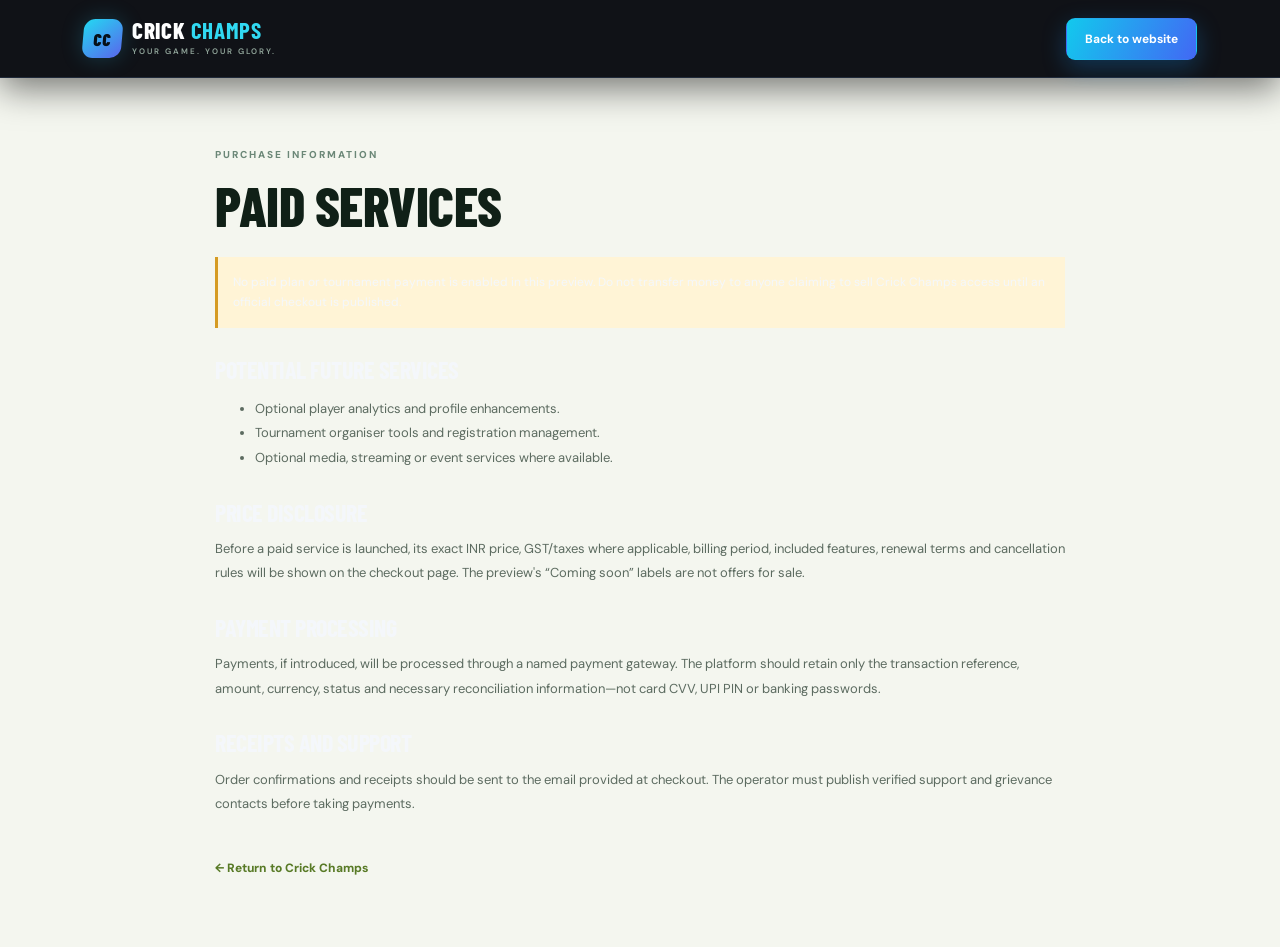
<file: paid-services.html>
<!doctype html><html lang="en"><head><meta charset="utf-8"><meta name="viewport" content="width=device-width,initial-scale=1"><title>Paid Services | Crick Champs</title><link rel="stylesheet" href="styles.css"></head><body class="legal-page"><header class="site-header"><a class="brand" href="index.html"><span class="brand-mark">CC</span><span>CRICK <b>CHAMPS</b><small>YOUR GAME. YOUR GLORY.</small></span></a><a class="btn btn-primary" href="index.html">Back to website</a></header><main class="legal-wrap"><div class="eyebrow">PURCHASE INFORMATION</div><h1>Paid Services</h1><div class="legal-warning">No paid plan or tournament payment is enabled in this preview. Do not transfer money to anyone claiming to sell Crick Champs access until an official checkout is published.</div><h2>Potential future services</h2><ul><li>Optional player analytics and profile enhancements.</li><li>Tournament organiser tools and registration management.</li><li>Optional media, streaming or event services where available.</li></ul><h2>Price disclosure</h2><p>Before a paid service is launched, its exact INR price, GST/taxes where applicable, billing period, included features, renewal terms and cancellation rules will be shown on the checkout page. The preview's “Coming soon” labels are not offers for sale.</p><h2>Payment processing</h2><p>Payments, if introduced, will be processed through a named payment gateway. The platform should retain only the transaction reference, amount, currency, status and necessary reconciliation information—not card CVV, UPI PIN or banking passwords.</p><h2>Receipts and support</h2><p>Order confirmations and receipts should be sent to the email provided at checkout. The operator must publish verified support and grievance contacts before taking payments.</p><a class="back-home" href="index.html">← Return to Crick Champs</a></main></body></html>
</file>
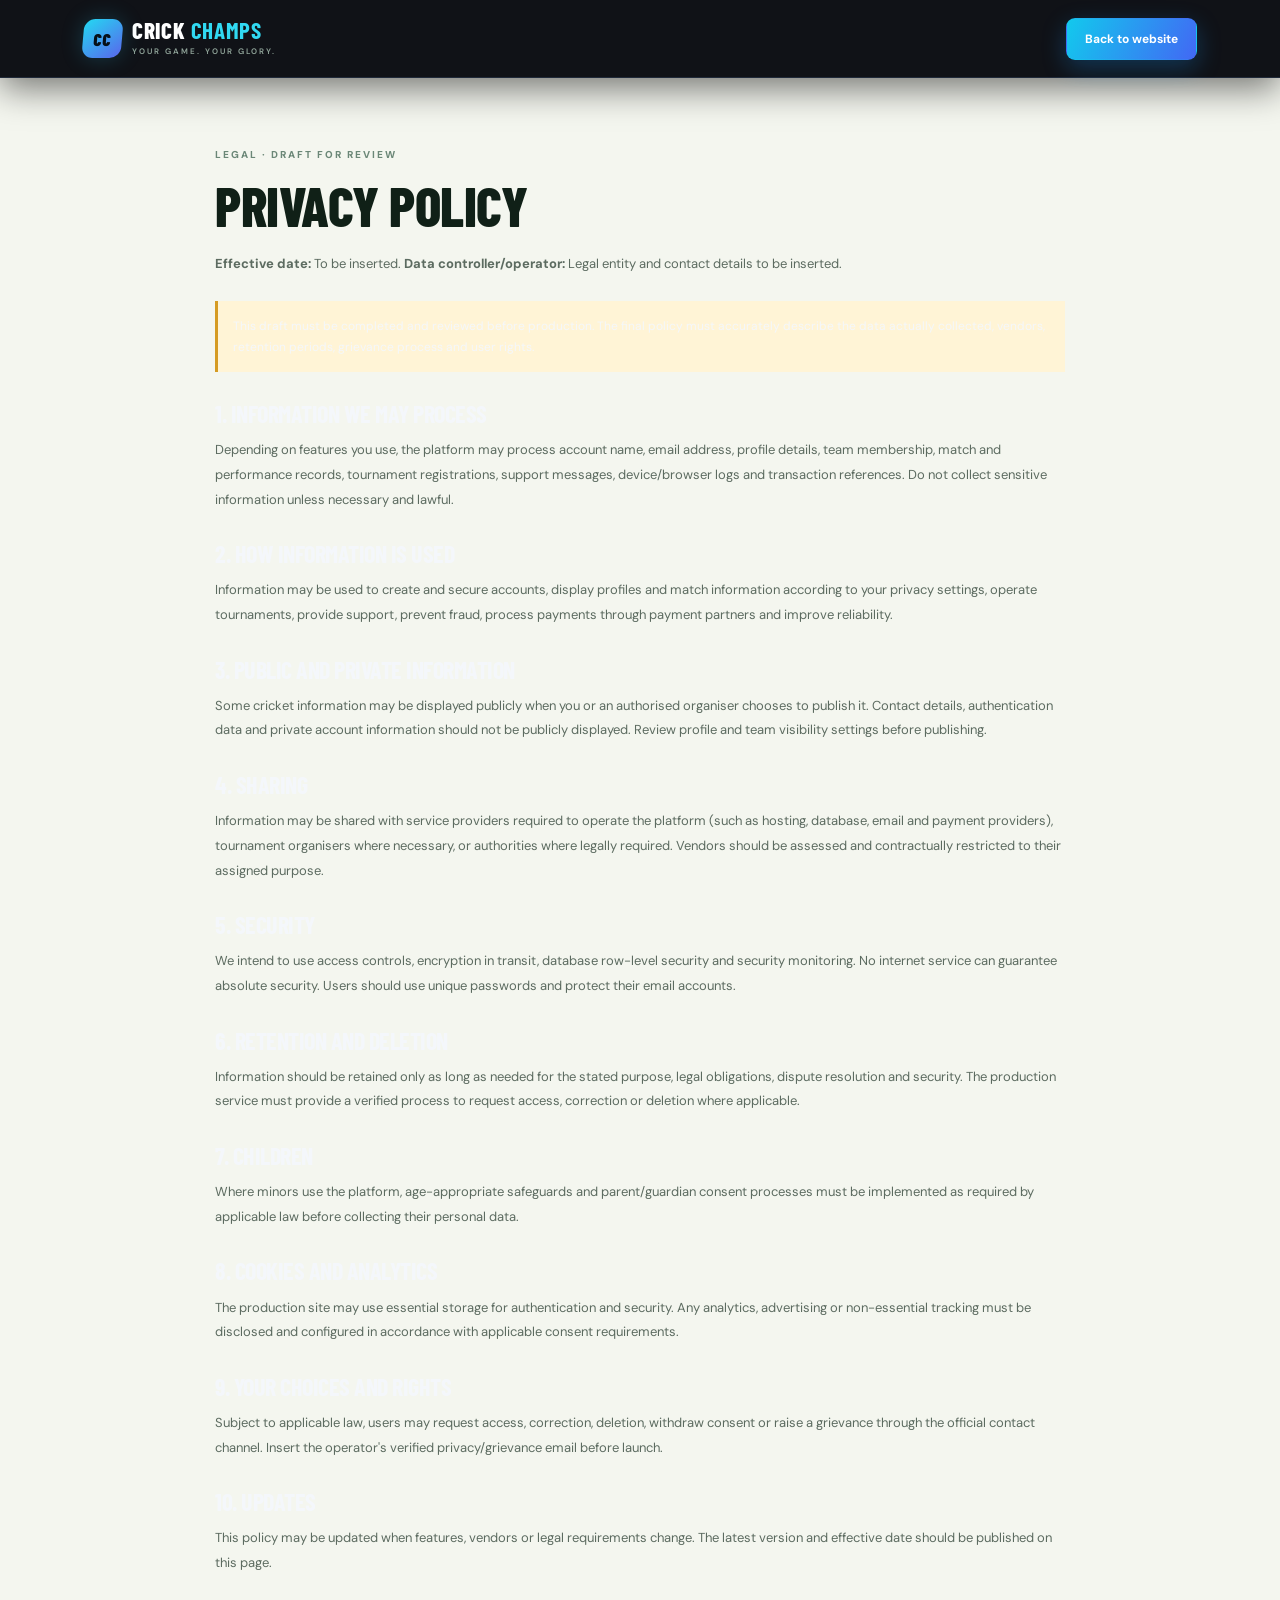
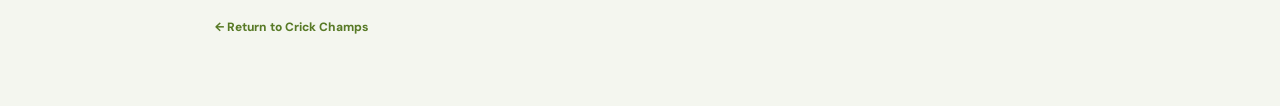
<file: privacy.html>
<!doctype html><html lang="en"><head><meta charset="utf-8"><meta name="viewport" content="width=device-width,initial-scale=1"><title>Privacy Policy | Crick Champs</title><link rel="stylesheet" href="styles.css"></head><body class="legal-page"><header class="site-header"><a class="brand" href="index.html"><span class="brand-mark">CC</span><span>CRICK <b>CHAMPS</b><small>YOUR GAME. YOUR GLORY.</small></span></a><a class="btn btn-primary" href="index.html">Back to website</a></header><main class="legal-wrap"><div class="eyebrow">LEGAL · DRAFT FOR REVIEW</div><h1>Privacy Policy</h1><p><b>Effective date:</b> To be inserted. <b>Data controller/operator:</b> Legal entity and contact details to be inserted.</p><div class="legal-warning">This draft must be completed and reviewed before production. The final policy must accurately describe the data actually collected, vendors, retention periods, grievance process and user rights.</div><h2>1. Information we may process</h2><p>Depending on features you use, the platform may process account name, email address, profile details, team membership, match and performance records, tournament registrations, support messages, device/browser logs and transaction references. Do not collect sensitive information unless necessary and lawful.</p><h2>2. How information is used</h2><p>Information may be used to create and secure accounts, display profiles and match information according to your privacy settings, operate tournaments, provide support, prevent fraud, process payments through payment partners and improve reliability.</p><h2>3. Public and private information</h2><p>Some cricket information may be displayed publicly when you or an authorised organiser chooses to publish it. Contact details, authentication data and private account information should not be publicly displayed. Review profile and team visibility settings before publishing.</p><h2>4. Sharing</h2><p>Information may be shared with service providers required to operate the platform (such as hosting, database, email and payment providers), tournament organisers where necessary, or authorities where legally required. Vendors should be assessed and contractually restricted to their assigned purpose.</p><h2>5. Security</h2><p>We intend to use access controls, encryption in transit, database row-level security and security monitoring. No internet service can guarantee absolute security. Users should use unique passwords and protect their email accounts.</p><h2>6. Retention and deletion</h2><p>Information should be retained only as long as needed for the stated purpose, legal obligations, dispute resolution and security. The production service must provide a verified process to request access, correction or deletion where applicable.</p><h2>7. Children</h2><p>Where minors use the platform, age-appropriate safeguards and parent/guardian consent processes must be implemented as required by applicable law before collecting their personal data.</p><h2>8. Cookies and analytics</h2><p>The production site may use essential storage for authentication and security. Any analytics, advertising or non-essential tracking must be disclosed and configured in accordance with applicable consent requirements.</p><h2>9. Your choices and rights</h2><p>Subject to applicable law, users may request access, correction, deletion, withdraw consent or raise a grievance through the official contact channel. Insert the operator's verified privacy/grievance email before launch.</p><h2>10. Updates</h2><p>This policy may be updated when features, vendors or legal requirements change. The latest version and effective date should be published on this page.</p><a class="back-home" href="index.html">← Return to Crick Champs</a></main></body></html>
</file>
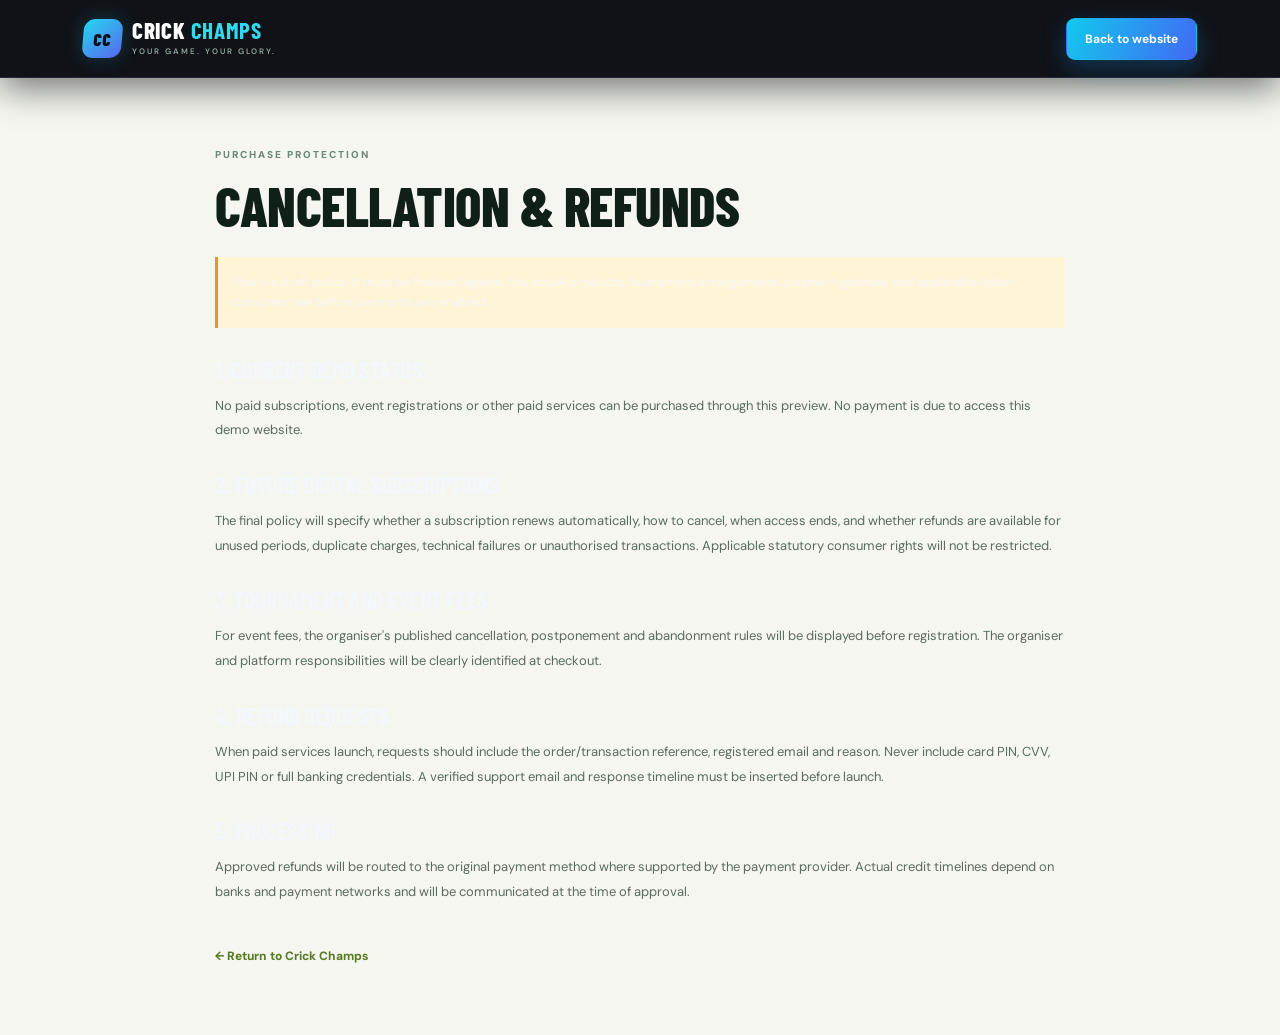
<file: refund.html>
<!doctype html><html lang="en"><head><meta charset="utf-8"><meta name="viewport" content="width=device-width,initial-scale=1"><title>Cancellation & Refunds | Crick Champs</title><link rel="stylesheet" href="styles.css"></head><body class="legal-page"><header class="site-header"><a class="brand" href="index.html"><span class="brand-mark">CC</span><span>CRICK <b>CHAMPS</b><small>YOUR GAME. YOUR GLORY.</small></span></a><a class="btn btn-primary" href="index.html">Back to website</a></header><main class="legal-wrap"><div class="eyebrow">PURCHASE PROTECTION</div><h1>Cancellation & Refunds</h1><div class="legal-warning">This is a draft policy. It must be finalised against the actual products, tournament arrangements, payment gateway and applicable Indian consumer law before payments are enabled.</div><h2>1. Current demo status</h2><p>No paid subscriptions, event registrations or other paid services can be purchased through this preview. No payment is due to access this demo website.</p><h2>2. Future digital subscriptions</h2><p>The final policy will specify whether a subscription renews automatically, how to cancel, when access ends, and whether refunds are available for unused periods, duplicate charges, technical failures or unauthorised transactions. Applicable statutory consumer rights will not be restricted.</p><h2>3. Tournament and event fees</h2><p>For event fees, the organiser's published cancellation, postponement and abandonment rules will be displayed before registration. The organiser and platform responsibilities will be clearly identified at checkout.</p><h2>4. Refund requests</h2><p>When paid services launch, requests should include the order/transaction reference, registered email and reason. Never include card PIN, CVV, UPI PIN or full banking credentials. A verified support email and response timeline must be inserted before launch.</p><h2>5. Processing</h2><p>Approved refunds will be routed to the original payment method where supported by the payment provider. Actual credit timelines depend on banks and payment networks and will be communicated at the time of approval.</p><a class="back-home" href="index.html">← Return to Crick Champs</a></main></body></html>
</file>
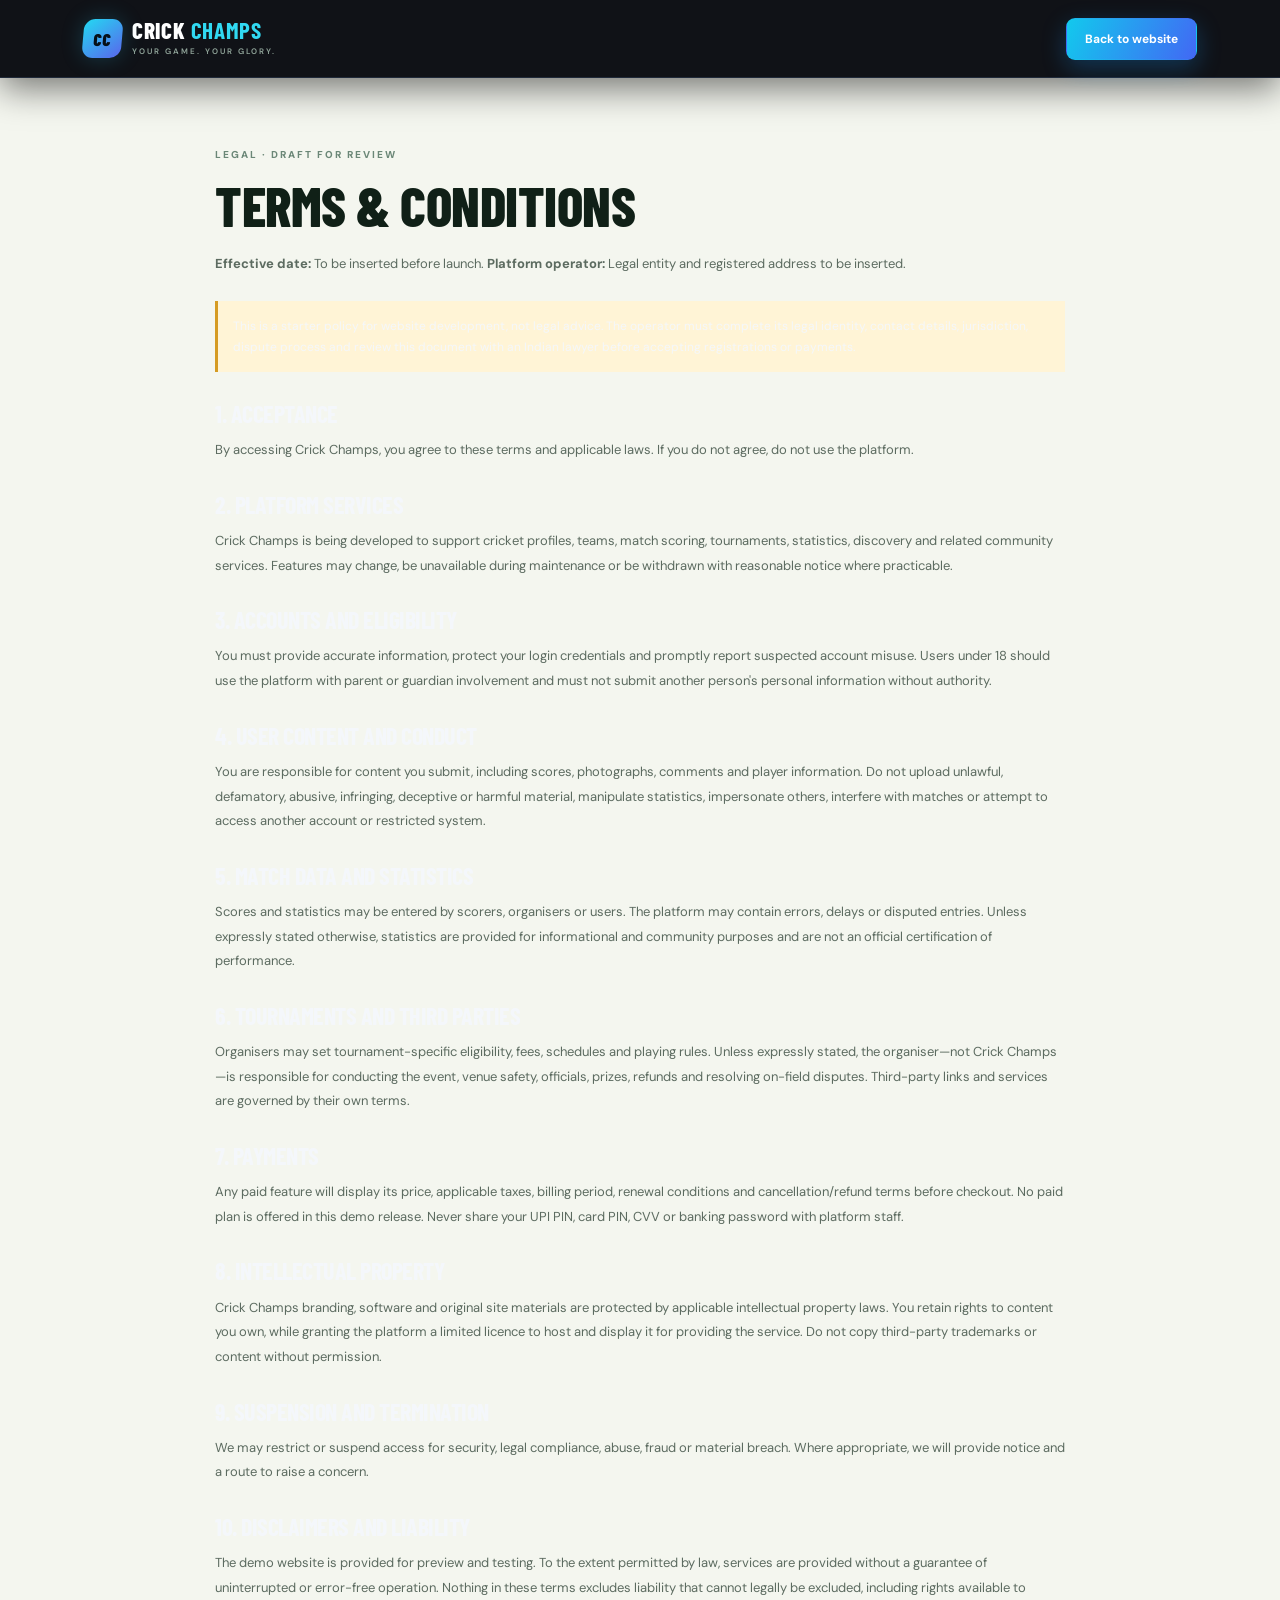
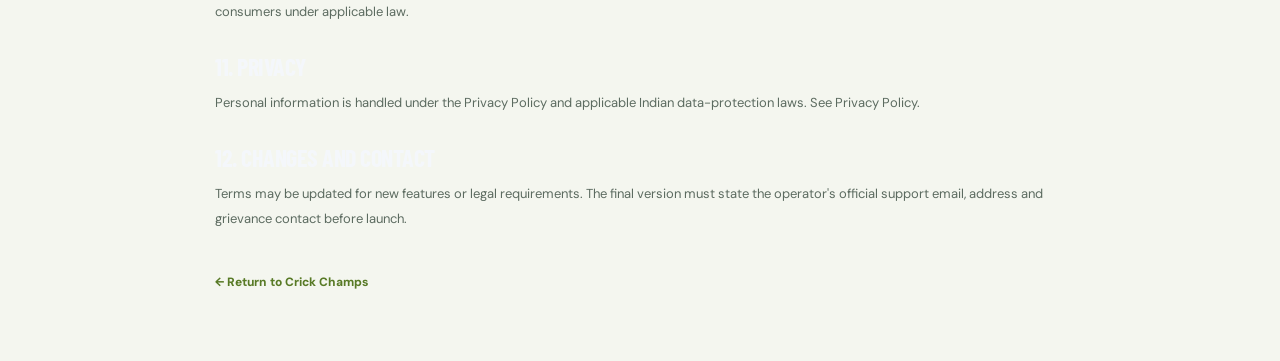
<file: terms.html>
<!doctype html><html lang="en"><head><meta charset="utf-8"><meta name="viewport" content="width=device-width,initial-scale=1"><title>Terms & Conditions | Crick Champs</title><link rel="stylesheet" href="styles.css"></head><body class="legal-page"><header class="site-header"><a class="brand" href="index.html"><span class="brand-mark">CC</span><span>CRICK <b>CHAMPS</b><small>YOUR GAME. YOUR GLORY.</small></span></a><a class="btn btn-primary" href="index.html">Back to website</a></header><main class="legal-wrap"><div class="eyebrow">LEGAL · DRAFT FOR REVIEW</div><h1>Terms & Conditions</h1><p><b>Effective date:</b> To be inserted before launch. <b>Platform operator:</b> Legal entity and registered address to be inserted.</p><div class="legal-warning">This is a starter policy for website development, not legal advice. The operator must complete its legal identity, contact details, jurisdiction, dispute process and review this document with an Indian lawyer before accepting registrations or payments.</div><h2>1. Acceptance</h2><p>By accessing Crick Champs, you agree to these terms and applicable laws. If you do not agree, do not use the platform.</p><h2>2. Platform services</h2><p>Crick Champs is being developed to support cricket profiles, teams, match scoring, tournaments, statistics, discovery and related community services. Features may change, be unavailable during maintenance or be withdrawn with reasonable notice where practicable.</p><h2>3. Accounts and eligibility</h2><p>You must provide accurate information, protect your login credentials and promptly report suspected account misuse. Users under 18 should use the platform with parent or guardian involvement and must not submit another person's personal information without authority.</p><h2>4. User content and conduct</h2><p>You are responsible for content you submit, including scores, photographs, comments and player information. Do not upload unlawful, defamatory, abusive, infringing, deceptive or harmful material, manipulate statistics, impersonate others, interfere with matches or attempt to access another account or restricted system.</p><h2>5. Match data and statistics</h2><p>Scores and statistics may be entered by scorers, organisers or users. The platform may contain errors, delays or disputed entries. Unless expressly stated otherwise, statistics are provided for informational and community purposes and are not an official certification of performance.</p><h2>6. Tournaments and third parties</h2><p>Organisers may set tournament-specific eligibility, fees, schedules and playing rules. Unless expressly stated, the organiser—not Crick Champs—is responsible for conducting the event, venue safety, officials, prizes, refunds and resolving on-field disputes. Third-party links and services are governed by their own terms.</p><h2>7. Payments</h2><p>Any paid feature will display its price, applicable taxes, billing period, renewal conditions and cancellation/refund terms before checkout. No paid plan is offered in this demo release. Never share your UPI PIN, card PIN, CVV or banking password with platform staff.</p><h2>8. Intellectual property</h2><p>Crick Champs branding, software and original site materials are protected by applicable intellectual property laws. You retain rights to content you own, while granting the platform a limited licence to host and display it for providing the service. Do not copy third-party trademarks or content without permission.</p><h2>9. Suspension and termination</h2><p>We may restrict or suspend access for security, legal compliance, abuse, fraud or material breach. Where appropriate, we will provide notice and a route to raise a concern.</p><h2>10. Disclaimers and liability</h2><p>The demo website is provided for preview and testing. To the extent permitted by law, services are provided without a guarantee of uninterrupted or error-free operation. Nothing in these terms excludes liability that cannot legally be excluded, including rights available to consumers under applicable law.</p><h2>11. Privacy</h2><p>Personal information is handled under the Privacy Policy and applicable Indian data-protection laws. See <a href="privacy.html">Privacy Policy</a>.</p><h2>12. Changes and contact</h2><p>Terms may be updated for new features or legal requirements. The final version must state the operator's official support email, address and grievance contact before launch.</p><a class="back-home" href="index.html">← Return to Crick Champs</a></main></body></html>
</file>
<file: styles.css>
@import url('https://fonts.googleapis.com/css2?family=Barlow+Condensed:wght@500;600;700;800;900&family=DM+Sans:wght@400;500;600;700&display=swap');
:root{--bg:#102b25;--panel:#173b32;--panel2:#20483d;--lime:#d7f36a;--white:#f7faf5;--muted:#a9bbb2;--line:rgba(255,255,255,.14);--orange:#ff985f}*{box-sizing:border-box}html{scroll-behavior:smooth;scroll-padding-top:85px}body{margin:0;background:#f7f9f3;color:#14251e;font-family:'DM Sans',sans-serif}a{color:inherit;text-decoration:none}button{font:inherit;cursor:pointer}.site-header{height:78px;background:#102b25;color:white;display:flex;align-items:center;justify-content:space-between;padding:0 6.5%;position:sticky;top:0;z-index:20;border-bottom:1px solid var(--line)}.brand{display:flex;align-items:center;gap:10px;font-family:'Barlow Condensed';font-size:23px;font-weight:800;letter-spacing:.6px;line-height:.82}.brand b{color:var(--lime)}.brand small{display:block;font:600 8px 'DM Sans';letter-spacing:2px;color:#91a59a;margin-top:7px}.brand-mark{width:39px;height:39px;border-radius:11px;background:var(--lime);color:var(--bg);display:grid;place-items:center;font:900 17px 'Barlow Condensed';transform:skew(-5deg)}nav{display:flex;gap:27px;color:#c4d0c8;font-size:12px;font-weight:600}nav a:hover{color:var(--lime)}.header-actions{display:flex;gap:10px}.btn{border:1px solid transparent;border-radius:4px;padding:12px 18px;font-weight:700;font-size:12px;display:inline-flex;align-items:center;justify-content:center;gap:14px;transition:.2s}.btn-primary{background:var(--lime);color:#101a10}.btn-primary:hover{background:#e5ff8c;transform:translateY(-2px)}.btn-ghost{color:white;background:transparent;border-color:var(--line)}.btn-outline{color:inherit;border-color:currentColor;background:transparent}.btn-outline:hover{background:rgba(255,255,255,.08)}.btn-large{padding:16px 23px}.btn-light{background:#f7f8ef;color:#101a14}.menu-toggle{display:none;background:none;color:white;border:0;font-size:23px}.hero{background:radial-gradient(ellipse at 80% 30%,#285a45 0%,transparent 38%),linear-gradient(120deg,#102b25 0%,#174536 55%,#1c503b 100%);color:white;min-height:650px;padding:85px 9% 45px;position:relative;overflow:hidden;display:grid;grid-template-columns:1fr 1fr;align-items:center}.hero-grid{position:absolute;inset:0;background-image:linear-gradient(rgba(255,255,255,.035) 1px,transparent 1px),linear-gradient(90deg,rgba(255,255,255,.035) 1px,transparent 1px);background-size:60px 60px;mask-image:linear-gradient(90deg,black,transparent)}.hero-copy{position:relative;z-index:2;max-width:560px}.eyebrow{font-size:10px;letter-spacing:2px;font-weight:800;color:#6b8777;margin-bottom:18px}.hero .eyebrow{color:var(--lime)}.eyebrow i,.live-dot{display:inline-block;width:7px;height:7px;border-radius:50%;background:var(--lime);margin-right:8px;box-shadow:0 0 12px var(--lime)}h1,h2,h3{font-family:'Barlow Condensed',sans-serif;text-transform:uppercase;line-height:.96;margin:0;letter-spacing:-.5px}h1{font-size:clamp(58px,7vw,92px);font-weight:800}h1 em,h2 em{color:var(--lime);font-style:normal} .hero-copy>p{color:#b2c0b7;line-height:1.8;font-size:14px;max-width:440px;margin:25px 0 28px}.hero-actions{display:flex;gap:12px;flex-wrap:wrap}.hero-proof{display:flex;align-items:center;gap:14px;margin-top:45px}.avatars{display:flex}.avatars span{width:31px;height:31px;border-radius:50%;display:grid;place-items:center;background:#d5a17e;border:2px solid var(--bg);margin-left:-7px;color:#17221b;font-size:9px;font-weight:800}.avatars span:first-child{margin-left:0;background:#d5e5aa}.avatars span:nth-child(2){background:#9dc5db}.avatars span:nth-child(3){background:#e3b2a0}.avatars span:last-child{background:var(--lime)}.hero-proof strong,.hero-proof small{display:block;font-size:10px}.hero-proof small{color:#84998d;margin-top:4px}.hero-visual{height:450px;position:relative;display:grid;place-items:center}.orbit{position:absolute;border:1px solid rgba(215,255,69,.25);border-radius:50%;transform:rotate(-22deg)}.orbit-one{width:430px;height:300px}.orbit-two{width:340px;height:440px}.hero-ball{font-size:150px;filter:drop-shadow(0 20px 35px #000);z-index:1;transform:rotate(-18deg)}.score-float{position:absolute;top:35px;right:10px;border:1px solid var(--line);background:#0d2119;padding:12px 15px;font:700 10px 'DM Sans';letter-spacing:1px}.score-float b{color:var(--lime);margin-left:12px}.score-float small{display:block;color:#81978a;margin-top:7px;font-size:8px}.mini-card{position:absolute;bottom:12px;left:0;width:280px;padding:17px;background:#f5f6ed;color:#111c15;box-shadow:0 20px 50px #0008;z-index:2}.mini-top{display:flex;justify-content:space-between;font-size:8px;font-weight:800;letter-spacing:1px;margin-bottom:15px}.live-pill{color:#d54c2b}.team-line{display:flex;align-items:center;gap:10px;padding:9px 0;border-bottom:1px solid #ddd}.team-badge{width:31px;height:31px;border-radius:50%;display:grid;place-items:center;font-weight:900}.orange{background:#ffb58c}.blue{background:#a6c9ed}.team-line div{flex:1}.team-line b,.team-line small{display:block;font-size:11px}.team-line small{color:#788078;font-size:9px;margin-top:4px}.team-line strong{font:800 20px 'Barlow Condensed'}.mini-foot{font-size:8px;color:#818980;margin-top:12px}.hero-stamp{position:absolute;right:0;bottom:45px;font:900 22px/.85 'Barlow Condensed';color:var(--lime);transform:rotate(-10deg);text-align:center}.hero-bottom{position:absolute;bottom:18px;left:9%;right:9%;display:flex;justify-content:space-between;color:#718579;font-size:8px;letter-spacing:2px}.ticker{overflow:hidden;background:#d7f36a;padding:14px 0;white-space:nowrap;font:800 14px 'Barlow Condensed';letter-spacing:1px}.ticker div{word-spacing:12px}.ticker b{margin:0 28px}.section{padding:95px 9%;}.section-head{display:flex;justify-content:space-between;align-items:end;margin-bottom:35px}.section-head h2,.feature-copy h2,.cta-strip h2{font-size:clamp(42px,5vw,65px);font-weight:800}.section-head h2 em,.feature-copy h2 em{color:#6a8a24}.section-head p{color:#6f7c73;font-size:13px;margin:14px 0 0}.section-index{font-size:9px;letter-spacing:1.5px;color:#87958b}.tabs{display:flex;gap:8px;margin-bottom:22px;flex-wrap:wrap}.tab{padding:10px 16px;border:1px solid #d7ddd4;background:transparent;border-radius:3px;font-size:10px;font-weight:700;color:#637066}.tab.active{background:var(--bg);color:var(--lime);border-color:var(--bg)}.match-grid{display:grid;grid-template-columns:repeat(3,1fr);gap:14px}.match-card{background:white;border:1px solid #e1e6de;padding:20px;border-radius:5px}.match-card-top{display:flex;justify-content:space-between;font-size:9px;color:#748177;margin-bottom:18px}.status{font-size:8px;font-weight:800;letter-spacing:1px}.status.live{color:#db5635}.status.upcoming{color:#557dbe}.status.completed{color:#52825b}.match-side{display:flex;align-items:center;gap:10px;margin:11px 0}.crest{width:31px;height:31px;border-radius:50%;display:grid;place-items:center;background:#e5efce;font-weight:900;font-size:11px}.match-side b{font-size:12px;flex:1}.match-side strong{font:800 20px 'Barlow Condensed'}.match-card-foot{border-top:1px solid #e8ece6;margin-top:16px;padding-top:12px;color:#7a867d;font-size:9px}.demo-note{color:#78847b;font-size:10px;margin-top:20px}.feature-band{background:#e6eddb;display:grid;grid-template-columns:1fr 1fr;min-height:500px}.feature-art{background:#9dbb50;position:relative;overflow:hidden;min-height:430px;display:flex;align-items:center;justify-content:center}.big-number{font:900 330px/.8 'Barlow Condensed';color:#d7ff45;opacity:.8}.pitch-lines{position:absolute;width:220px;height:400px;border:2px solid #263b19;transform:rotate(32deg);border-radius:50%;opacity:.4}.art-label{position:absolute;bottom:35px;left:40px;font:900 25px/.9 'Barlow Condensed';color:#102014}.feature-copy{padding:75px 12%}.feature-copy>p{font-size:13px;line-height:1.8;color:#657367;margin:20px 0 25px}.feature-list>div{display:grid;grid-template-columns:32px 1fr;gap:4px 12px;padding:13px 0;border-top:1px solid #cbd5c7}.feature-list span{grid-row:span 2;color:#809f3d;font:800 17px 'Barlow Condensed'}.feature-list b{font-size:12px}.feature-list small{font-size:10px;color:#718075}.section-dark{background:var(--bg);color:white}.section-dark .section-head p{color:#a2b2a7}.section-dark .section-index{color:#708679}.section-dark .section-head h2 em{color:var(--lime)}.tournament-grid{display:grid;grid-template-columns:repeat(3,1fr);gap:15px}.tournament-card{min-height:250px;background:linear-gradient(145deg,#173728,#0d2119);border:1px solid var(--line);padding:24px;position:relative;overflow:hidden}.tournament-card:after{content:'🏆';font-size:100px;position:absolute;right:10px;bottom:5px;opacity:.13;transform:rotate(12deg)}.tour-label{color:var(--lime);font-size:8px;letter-spacing:1.5px;font-weight:800}.tournament-card h3{font-size:29px;margin:28px 0 12px;max-width:220px}.tournament-card p{font-size:10px;color:#a8b8ad}.tour-meta{position:absolute;bottom:20px;left:24px;font-size:9px;color:#d5e1d8}.center-action{text-align:center;margin-top:28px}.team-grid{display:grid;grid-template-columns:repeat(4,1fr);gap:12px}.team-card{background:white;border:1px solid #e0e5dd;padding:22px 15px;text-align:center}.team-logo{width:60px;height:60px;margin:0 auto 14px;border-radius:18px;background:#e8f0d4;display:grid;place-items:center;font:900 24px 'Barlow Condensed';color:#29421d}.team-card h3{font-size:20px}.team-card p{font-size:10px;color:#778379}.team-stat{font-size:9px;font-weight:800;color:#617d35}.player-section{padding:90px 9%;background:#e8eee1}.player-grid{display:grid;grid-template-columns:repeat(4,1fr);gap:12px}.player-card{background:#fff;padding:18px;border:1px solid #dfe6db}.player-avatar{height:120px;border-radius:4px;background:linear-gradient(140deg,#d5e4b2,#8ca85d);display:grid;place-items:center;font:900 48px 'Barlow Condensed';color:#29421d}.player-card h3{font-size:22px;margin:14px 0 5px}.player-card p{font-size:9px;color:#718075;margin:0}.player-numbers{display:flex;justify-content:space-between;border-top:1px solid #e3e8e0;margin-top:15px;padding-top:12px}.player-numbers b{font:800 18px 'Barlow Condensed';display:block}.player-numbers small{font-size:8px;color:#819087}.cta-strip{background:var(--lime);padding:55px 9%;display:flex;align-items:center;justify-content:space-between}.cta-strip .eyebrow{color:#4c6422}.cta-strip h2{font-size:56px}.cta-strip h2 em{color:#fff;font-style:normal}.pricing-section{background:#f7f8f2}.price-grid{display:grid;grid-template-columns:repeat(3,1fr);gap:15px}.price-card{background:#fff;border:1px solid #dfe5dc;padding:27px;position:relative}.price-featured{border:2px solid #9bbd40;box-shadow:0 12px 35px #20310d12}.price-tag{font-size:8px;letter-spacing:1.5px;font-weight:900;color:#6f8d30}.price-card h3{font-size:27px;margin:23px 0 12px}.price{font:800 28px 'Barlow Condensed';color:#526d25}.price-card p{font-size:11px;color:#78847b}.price-card ul{padding:10px 0 15px;list-style:none}.price-card li{font-size:10px;padding:8px 0;border-bottom:1px solid #edf0eb;color:#536157}.price-card li:before{content:'✓';color:#759b29;margin-right:9px;font-weight:900}.full{width:100%}.about-faq{display:grid;grid-template-columns:1fr 1fr;gap:70px}.large-brand{color:#111}.about-copy p{font-size:13px;line-height:1.9;color:#657267}.faqs details{border-top:1px solid #d7ded4;padding:18px 0}.faqs summary{font-weight:800;font-size:13px;cursor:pointer;list-style:none}.faqs summary:after{content:'+';float:right;color:#6c8d2b;font-size:18px}.faqs details[open] summary:after{content:'−'}.faqs p{font-size:11px;line-height:1.8;color:#68766c;max-width:500px}.footer{background:#06110c;color:#dbe4dc;padding:55px 9% 20px}.footer-main{display:grid;grid-template-columns:2fr 1fr 1fr 1fr;gap:35px;padding-bottom:45px}.footer-main>div{display:flex;flex-direction:column;align-items:flex-start;gap:12px}.footer-main p{font-size:11px;color:#8da095;margin-top:10px}.footer-main>div>b{font-size:11px;color:var(--lime);margin-bottom:7px}.footer-main a:not(.brand){font-size:10px;color:#9caaa1}.footer-main a:hover{color:var(--lime)}.footer-bottom{border-top:1px solid var(--line);padding-top:18px;display:flex;justify-content:space-between;font-size:9px;color:#75867b}.modal-backdrop{position:fixed;inset:0;background:#000b;display:none;place-items:center;z-index:50;padding:20px}.modal-backdrop.open{display:grid}.auth-modal{background:#f7f8f2;padding:35px;width:min(430px,100%);position:relative}.modal-close{position:absolute;right:15px;top:10px;border:0;background:none;font-size:28px}.auth-modal h2{font-size:38px}.auth-modal>p{font-size:11px;color:#758177}.auth-tabs{display:flex;border-bottom:1px solid #dbe1d8;margin:23px 0}.auth-tabs button{background:none;border:0;padding:12px 20px;font-weight:700;font-size:11px;color:#77847a}.auth-tabs button.active{border-bottom:2px solid #799d2e;color:#172315}.auth-modal form label{display:block;font-size:10px;font-weight:700;margin:13px 0}.auth-modal input{display:block;width:100%;padding:13px;border:1px solid #d6ded3;background:#fff;margin-top:7px;font:12px 'DM Sans'}.form-note{display:block;color:#8a958c;font-size:9px;line-height:1.6;margin-top:15px}.toast{position:fixed;bottom:25px;left:50%;transform:translate(-50%,20px);background:#d7ff45;color:#122015;padding:13px 20px;font-size:11px;font-weight:700;opacity:0;pointer-events:none;transition:.25s;z-index:80;max-width:90%;text-align:center}.toast.show{opacity:1;transform:translate(-50%,0)}
.legal-page{background:#f4f6ef;min-height:100vh}.legal-wrap{max-width:900px;margin:0 auto;padding:70px 25px}.legal-wrap h1{font-size:55px;color:#102017;margin-bottom:20px}.legal-wrap h2{font-size:24px;margin:30px 0 10px}.legal-wrap p,.legal-wrap li{font-size:13px;line-height:1.9;color:#5c6b60}.legal-warning{padding:15px;background:#fff4d6;border-left:3px solid #d59b23;font-size:12px;line-height:1.7;margin:25px 0}.back-home{display:inline-block;margin-top:30px;color:#587a26;font-weight:800;font-size:12px}
@media(max-width:950px){nav{gap:13px}.site-header{padding:0 4%}.hero{padding-left:6%;padding-right:6%}.section,.player-section{padding-left:6%;padding-right:6%}.team-grid,.player-grid{grid-template-columns:repeat(2,1fr)}}@media(max-width:720px){.site-header{height:68px}.menu-toggle{display:block;margin-left:auto;margin-right:15px}nav{display:none;position:absolute;top:68px;left:0;right:0;background:#0a1b13;padding:22px;flex-direction:column;gap:18px}nav.open{display:flex}.header-actions .btn-ghost{display:none}.header-actions .btn{padding:10px}.hero{grid-template-columns:1fr;padding-top:65px;min-height:900px}.hero-visual{height:390px;margin-top:10px}.hero-bottom{left:6%;right:6%}.hero-bottom span:last-child{display:none}.section{padding-top:65px;padding-bottom:65px}.section-head{display:block}.section-index{display:block;margin-top:17px}.match-grid,.tournament-grid,.price-grid{grid-template-columns:1fr}.feature-band{grid-template-columns:1fr}.feature-art{min-height:300px}.big-number{font-size:250px}.feature-copy{padding:55px 8%}.team-grid,.player-grid{grid-template-columns:repeat(2,1fr)}.cta-strip{display:block}.cta-strip .btn{margin-top:25px}.about-faq{grid-template-columns:1fr;gap:30px}.footer-main{grid-template-columns:1fr 1fr}.footer-bottom{gap:12px;flex-direction:column}.hero-stamp{right:5px}.mini-card{left:0}.score-float{right:0}}@media(max-width:390px){.brand{font-size:19px}.brand-mark{width:34px;height:34px}.team-grid,.player-grid{grid-template-columns:1fr}.hero-actions .btn{width:100%}}

/* Supabase authentication feedback */
.auth-reset{display:block;margin:12px auto 0;background:none;border:0;color:var(--accent,#d5a64a);text-decoration:underline;cursor:pointer;font:inherit;font-size:.88rem}
.auth-feedback{min-height:1.25rem;margin:12px 0 0;font-size:.9rem;color:#8bd5a8;line-height:1.45}
.auth-feedback.error{color:#ff9b91}
#authSubmit:disabled{opacity:.65;cursor:wait}


/* Real-world cricket presentation upgrade */
.hero{background:radial-gradient(ellipse at 78% 48%,rgba(38,100,65,.42),transparent 42%),linear-gradient(115deg,#06110d 0%,#0a1d14 56%,#102b1e 100%)}
.hero-visual:after{content:"";position:absolute;width:360px;height:360px;border-radius:50%;background:radial-gradient(circle,rgba(215,255,69,.10),transparent 68%);z-index:0}
.hero-ball{filter:drop-shadow(0 18px 22px rgba(0,0,0,.42));transform:rotate(-13deg);font-size:130px}
.score-float,.mini-card,.hero-stamp{z-index:2}
.mini-card{box-shadow:0 24px 70px rgba(0,0,0,.35);backdrop-filter:blur(12px)}
.match-grid{align-items:stretch}
.match-card{position:relative;overflow:hidden;transition:transform .22s ease,box-shadow .22s ease;border:1px solid rgba(9,32,20,.1);box-shadow:0 12px 30px rgba(13,34,22,.055)}
.match-card:hover{transform:translateY(-4px);box-shadow:0 20px 42px rgba(13,34,22,.12)}
.match-card:before{content:"";position:absolute;left:0;top:0;bottom:0;width:3px;background:#b6c3b9}
.match-card:has(.status.live):before{background:#e44d45}
.match-card-top{gap:12px}
.match-card-top>span:first-child{font-weight:800;letter-spacing:.8px}
.match-side{padding:13px 0}
.match-side strong{font-family:'Barlow Condensed',sans-serif;font-size:26px;letter-spacing:.2px}
.crest{font-family:'Barlow Condensed',sans-serif;font-weight:900;box-shadow:inset 0 0 0 1px rgba(0,0,0,.08)}
.match-card-foot{line-height:1.6}
.league-panel{margin-top:38px;background:white;border:1px solid #e4e9e1;border-radius:8px;padding:24px;box-shadow:0 14px 35px rgba(16,40,24,.05)}
.league-heading{display:flex;align-items:center;justify-content:space-between;gap:16px;margin-bottom:18px}
.league-heading .eyebrow{margin-bottom:8px}
.league-heading h3{font-size:28px;color:#14241a}
.table-tag{font-size:9px;font-weight:900;letter-spacing:1.3px;padding:8px 10px;background:#eef3e9;color:#50634f;border-radius:3px}
.table-scroll{overflow-x:auto}
.league-table{width:100%;border-collapse:collapse;min-width:560px;text-align:left}
.league-table th{font-size:9px;letter-spacing:1px;text-transform:uppercase;color:#849087;padding:12px 10px;border-bottom:1px solid #e8ece6}
.league-table td{font-size:12px;font-weight:700;padding:14px 10px;border-bottom:1px solid #f0f2ee;color:#28362d}
.league-table tr:last-child td{border-bottom:0}
.league-table td:first-child{color:#9aa49b;width:35px}
.league-table .club-cell{display:flex;align-items:center;gap:9px}
.club-mini{width:25px;height:25px;border-radius:7px;background:#eaf1df;color:#26432c;display:grid;place-items:center;font-family:'Barlow Condensed';font-weight:900}
.league-table .points{color:#203d25;font-size:14px}
.match-detail-dialog{position:fixed;inset:0;z-index:60;background:rgba(2,10,6,.78);display:none;place-items:center;padding:18px}
.match-detail-dialog.open{display:grid}
.match-detail-card{width:min(560px,100%);background:#f7f8f2;color:#142219;border-radius:10px;padding:26px;box-shadow:0 30px 100px rgba(0,0,0,.4)}
.match-detail-head{display:flex;justify-content:space-between;gap:15px;align-items:flex-start;margin-bottom:20px}
.match-detail-head h3{font-size:30px}
.match-detail-close{border:0;background:#e8ede5;border-radius:50%;width:34px;height:34px;font-size:20px}
.match-detail-score{display:grid;grid-template-columns:1fr 1fr;gap:12px}
.match-detail-team{background:#eaf0e7;border-radius:7px;padding:16px}
.match-detail-team small{display:block;color:#718073;font-size:9px;font-weight:800;letter-spacing:1px;margin-bottom:8px}
.match-detail-team strong{font:800 32px 'Barlow Condensed'}
.match-detail-note{margin-top:16px;padding:14px;background:#fff;border-radius:6px;color:#526257;font-size:12px;line-height:1.6}
.match-open{border:0;background:none;color:inherit;text-align:left;width:100%;padding:0;cursor:pointer}
.match-open:focus-visible{outline:2px solid #729b39;outline-offset:5px}
@media(max-width:650px){.league-panel{padding:16px;margin-top:24px}.league-heading h3{font-size:24px}.match-detail-card{padding:18px}}

/* Approachable refreshed Crick Champs theme */
.site-header{box-shadow:0 5px 24px rgba(4,22,15,.14)}
.btn{border-radius:9px}
.btn-primary{background:linear-gradient(135deg,#d7f36a,#b8df4d);box-shadow:0 7px 18px rgba(182,218,76,.18)}
.btn-primary:hover{background:#e5ff91}
.btn-ghost{border-radius:9px}
.hero{background-image:radial-gradient(circle at 78% 22%,rgba(215,243,106,.13),transparent 25%),linear-gradient(120deg,#102b25,#174536 60%,#225942)}
.hero-grid{opacity:.55}
.mini-card,.match-card,.tournament-card,.team-card,.player-card,.price-card{border-radius:13px}
.match-card{box-shadow:0 8px 25px rgba(18,43,30,.055);transition:transform .2s,box-shadow .2s}
.match-card:hover,.team-card:hover,.player-card:hover{transform:translateY(-3px);box-shadow:0 15px 32px rgba(18,43,30,.1)}
.section{padding-top:86px;padding-bottom:86px}
.feature-band{background:#edf3e5}
.feature-art{background:linear-gradient(140deg,#9fbe52,#c6dc79)}
.tournament-card{background:linear-gradient(145deg,#1d4c3a,#102b25)}
.auth-modal{border-radius:18px}
input,select,textarea{border-radius:9px}
@media(max-width:760px){.site-header{padding:0 5%}.hero{padding-top:65px}.section{padding:65px 6%}}

/* Crick Champs premium dark: black / charcoal / electric cyan / subtle purple */
:root{--bg:#07090e;--panel:#11151e;--panel2:#171c28;--lime:#25d9f2;--white:#f4f7fb;--muted:#9aa7b8;--line:rgba(160,180,210,.16);--orange:#25d9f2}
html,body{background:#07090e;color:#f4f7fb}
.site-header{background:rgba(7,9,14,.96);border-bottom:1px solid #202a3a;backdrop-filter:blur(18px);box-shadow:0 10px 36px #0008}
.brand b,.hero .eyebrow,h1 em,h2 em{color:#31d9f2}
.brand-mark{background:linear-gradient(140deg,#23d9f2,#5966ec);color:#061018;box-shadow:0 0 22px #27c9ef35}
nav a{color:#c3cede}nav a:hover{color:#42e1f4}
.btn-primary{background:linear-gradient(115deg,#12c9ed,#4268f4);color:#fff;box-shadow:0 8px 25px #168ce94a}
.btn-primary:hover{background:linear-gradient(115deg,#48e5f5,#697cfb)}
.btn-ghost{background:#151b27;border-color:#36445a;color:#eef5ff}
.btn-outline{border-color:#3d536d;color:#e7f3ff}
.hero{background:radial-gradient(ellipse at 77% 22%,#152e53 0%,transparent 38%),radial-gradient(ellipse at 14% 90%,#191537 0%,transparent 42%),linear-gradient(125deg,#05070c,#0c1423 58%,#090b15);color:#f6f8fc}
.hero .eyebrow i,.live-dot{background:#28d7ef;box-shadow:0 0 12px #28d7ef}
.hero-copy>p,.hero-proof small{color:#b5c1d1}
.orbit{border-color:#35d7f466}.score-float{background:#141c2b;border-color:#3b4c69}.score-float b{color:#36dff4}
.mini-card{background:linear-gradient(145deg,#1b2534,#101621);border:1px solid #34445e;color:#f3f7fc;box-shadow:0 25px 65px #000a}
.mini-card .team-line{border-bottom-color:#344054}.mini-card .team-line small,.mini-foot,.hero-bottom{color:#a5b2c5}
.team-badge.orange{background:#4c315f;color:#e5c8ff}.team-badge.blue{background:#123c55;color:#7ce8ff}
.live-pill,.status.live{background:#442a5b;color:#e0c0ff;border-color:#8054b2}
.ticker{background:linear-gradient(90deg,#17c8e9,#5768ec);color:#fff}
.section{background:#090d15;color:#eaf0f8}.section:nth-of-type(even){background:#0d1220}
.section-head p,.section-index,.demo-note{color:#9eacc0}
.section-head h2 em,.feature-copy h2 em{color:#35d9f2}
.match-card,.team-card,.player-card,.price-card{background:linear-gradient(150deg,#182131,#101621);border:1px solid #2d3b52;color:#edf4fc;box-shadow:0 8px 25px #0005}
.match-card:hover,.team-card:hover,.player-card:hover{box-shadow:0 15px 35px #0009;border-color:#3c91ad}
.match-card-top,.match-card-foot,.team-card p,.player-card p,.price-card p{color:#aab8ca}
.match-card-foot,.team-line{border-color:#334157}
.crest,.team-logo,.player-avatar{background:#263c59;color:#6ee6f7}
.tab{background:#151c2a;border:1px solid #33435c;color:#c2cddd}.tab.active{background:linear-gradient(120deg,#14c9e9,#536bf1);color:#fff;border-color:#3ddcf4}
.feature-band{background:linear-gradient(110deg,#101727,#141329);color:#edf3fa}
.feature-art{background:radial-gradient(circle at 70% 30%,#284c7a,#171d38 62%,#0b101a)}
.big-number,.feature-list span{color:#38d9f2}.pitch-lines{border-color:#3bcde8}.art-label{color:#eef8ff}
.feature-copy>p,.feature-list small{color:#aab7c9}.feature-list>div{border-color:#334157}
.section-dark{background:#070a11}
.tournament-card{background:radial-gradient(circle at 100% 0%,#29345c,#171d30 55%,#101621);border:1px solid #39435e}
.tour-label,.tournament-card .tour-label{color:#c6a4ff}
.auth-modal{background:#151c29;color:#eef5fc;border:1px solid #3a4b66;box-shadow:0 30px 80px #000c}
.auth-modal input{background:#0b111c;color:#f5f8fc;border:1px solid #394b65}
.auth-modal input::placeholder,.auth-modal label,.auth-modal p,.form-note{color:#aab8ca}
.auth-tabs button{color:#c6d2e3}.auth-tabs button.active,.auth-reset{color:#39dff4}
.league-panel{background:#111827;border-color:#33435c}.league-table th,.league-table td{border-color:#2c394e}
.table-tag{background:#25223f;color:#d5bcff}
.cta-strip{background:linear-gradient(110deg,#111a2c,#191632);border-color:#35425c}
@media(prefers-reduced-motion:reduce){.match-card,.team-card,.player-card,.btn{transition:none!important}}
</file>
